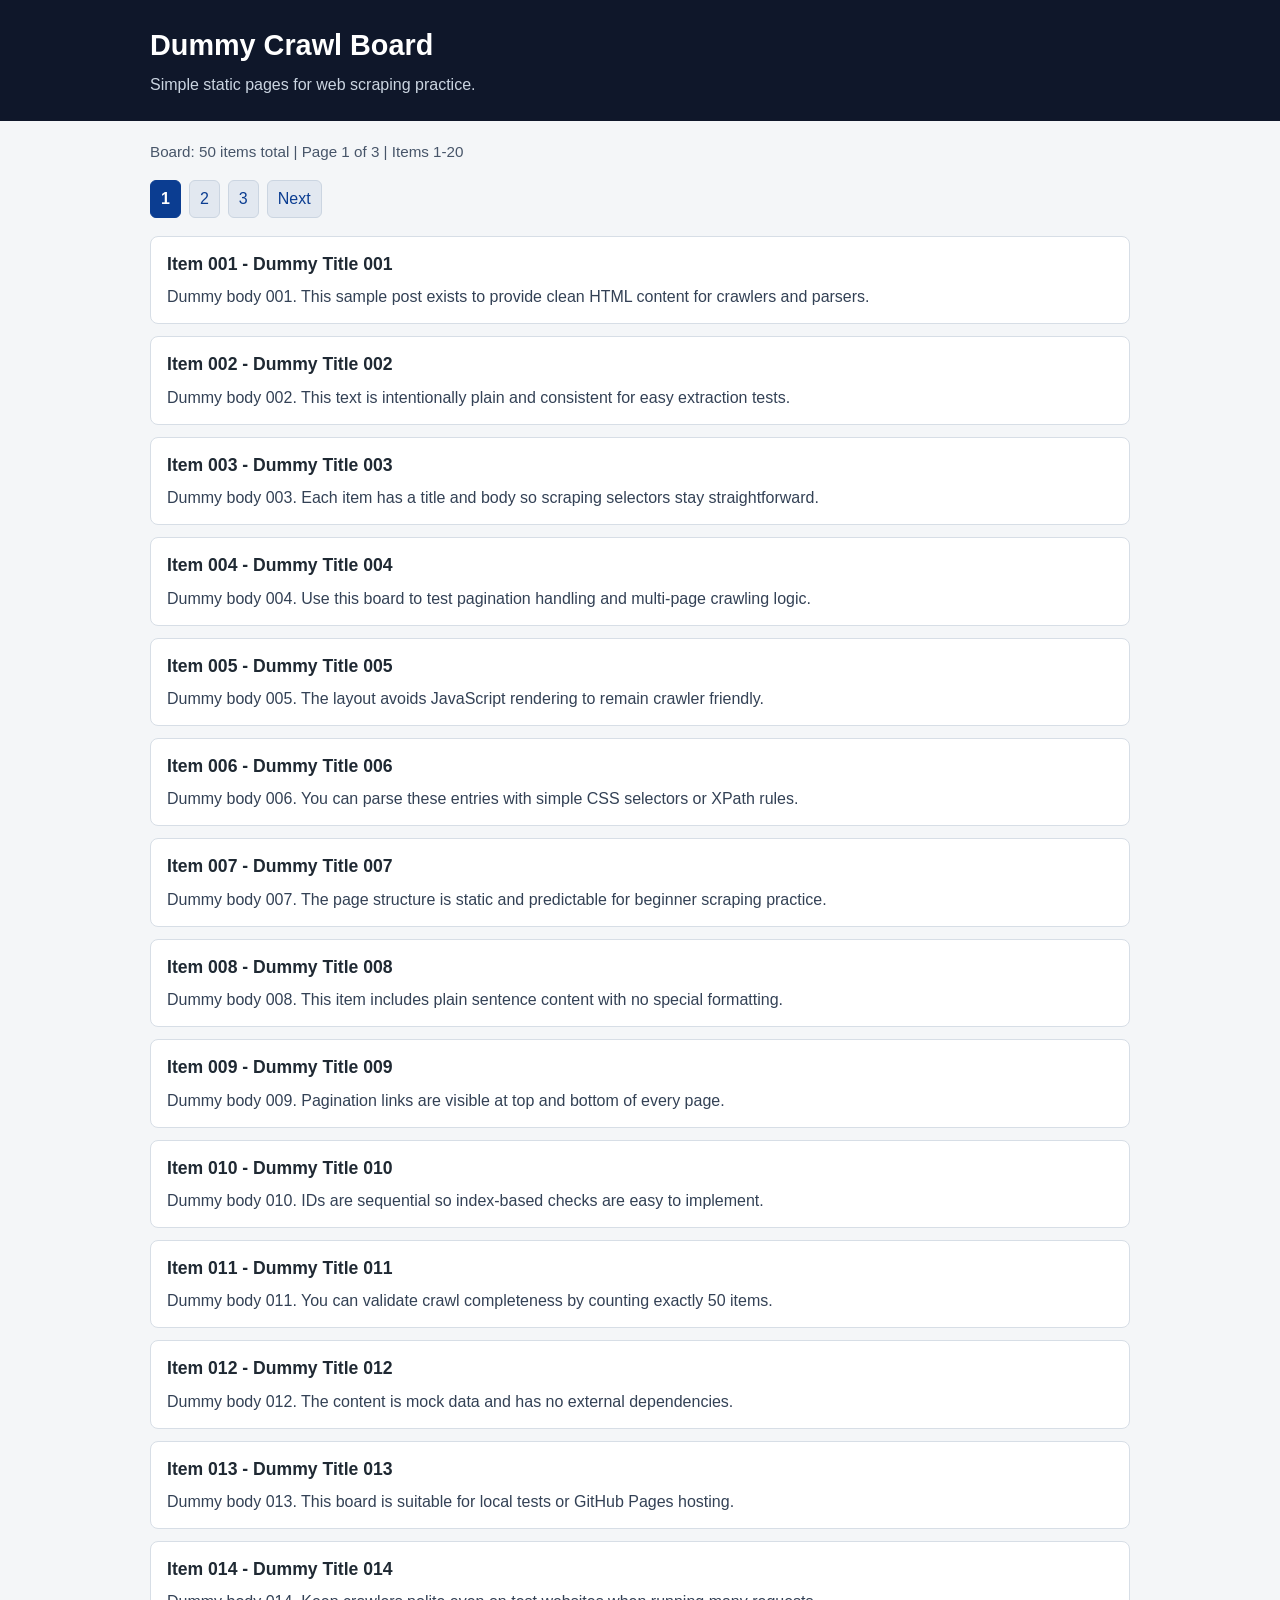
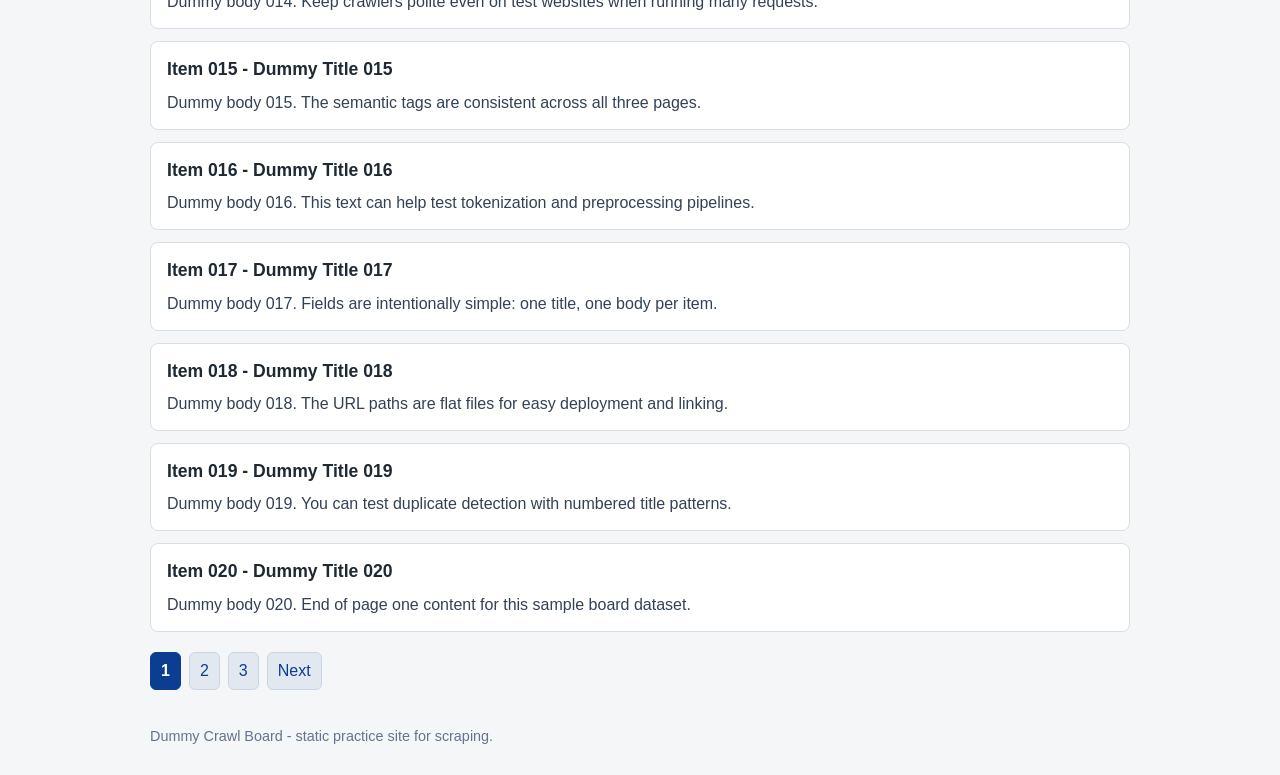
<file: index.html>
<!doctype html>
<html lang="en">
<head>
  <meta charset="utf-8">
  <meta name="viewport" content="width=device-width, initial-scale=1">
  <title>Dummy Crawl Board - Page 1</title>
  <link rel="stylesheet" href="styles.css">
  <link rel="next" href="page2.html">
</head>
<body>
  <header>
    <div class="container">
      <h1>Dummy Crawl Board</h1>
      <p>Simple static pages for web scraping practice.</p>
    </div>
  </header>

  <main class="container">
    <p class="meta">Board: 50 items total | Page 1 of 3 | Items 1-20</p>

    <nav class="pagination" aria-label="Pagination top">
      <a class="current" href="index.html">1</a>
      <a href="page2.html">2</a>
      <a href="page3.html">3</a>
      <a rel="next" href="page2.html">Next</a>
    </nav>

    <section class="board">
      <article id="item-001" class="item"><h2>Item 001 - Dummy Title 001</h2><p>Dummy body 001. This sample post exists to provide clean HTML content for crawlers and parsers.</p></article>
      <article id="item-002" class="item"><h2>Item 002 - Dummy Title 002</h2><p>Dummy body 002. This text is intentionally plain and consistent for easy extraction tests.</p></article>
      <article id="item-003" class="item"><h2>Item 003 - Dummy Title 003</h2><p>Dummy body 003. Each item has a title and body so scraping selectors stay straightforward.</p></article>
      <article id="item-004" class="item"><h2>Item 004 - Dummy Title 004</h2><p>Dummy body 004. Use this board to test pagination handling and multi-page crawling logic.</p></article>
      <article id="item-005" class="item"><h2>Item 005 - Dummy Title 005</h2><p>Dummy body 005. The layout avoids JavaScript rendering to remain crawler friendly.</p></article>
      <article id="item-006" class="item"><h2>Item 006 - Dummy Title 006</h2><p>Dummy body 006. You can parse these entries with simple CSS selectors or XPath rules.</p></article>
      <article id="item-007" class="item"><h2>Item 007 - Dummy Title 007</h2><p>Dummy body 007. The page structure is static and predictable for beginner scraping practice.</p></article>
      <article id="item-008" class="item"><h2>Item 008 - Dummy Title 008</h2><p>Dummy body 008. This item includes plain sentence content with no special formatting.</p></article>
      <article id="item-009" class="item"><h2>Item 009 - Dummy Title 009</h2><p>Dummy body 009. Pagination links are visible at top and bottom of every page.</p></article>
      <article id="item-010" class="item"><h2>Item 010 - Dummy Title 010</h2><p>Dummy body 010. IDs are sequential so index-based checks are easy to implement.</p></article>
      <article id="item-011" class="item"><h2>Item 011 - Dummy Title 011</h2><p>Dummy body 011. You can validate crawl completeness by counting exactly 50 items.</p></article>
      <article id="item-012" class="item"><h2>Item 012 - Dummy Title 012</h2><p>Dummy body 012. The content is mock data and has no external dependencies.</p></article>
      <article id="item-013" class="item"><h2>Item 013 - Dummy Title 013</h2><p>Dummy body 013. This board is suitable for local tests or GitHub Pages hosting.</p></article>
      <article id="item-014" class="item"><h2>Item 014 - Dummy Title 014</h2><p>Dummy body 014. Keep crawlers polite even on test websites when running many requests.</p></article>
      <article id="item-015" class="item"><h2>Item 015 - Dummy Title 015</h2><p>Dummy body 015. The semantic tags are consistent across all three pages.</p></article>
      <article id="item-016" class="item"><h2>Item 016 - Dummy Title 016</h2><p>Dummy body 016. This text can help test tokenization and preprocessing pipelines.</p></article>
      <article id="item-017" class="item"><h2>Item 017 - Dummy Title 017</h2><p>Dummy body 017. Fields are intentionally simple: one title, one body per item.</p></article>
      <article id="item-018" class="item"><h2>Item 018 - Dummy Title 018</h2><p>Dummy body 018. The URL paths are flat files for easy deployment and linking.</p></article>
      <article id="item-019" class="item"><h2>Item 019 - Dummy Title 019</h2><p>Dummy body 019. You can test duplicate detection with numbered title patterns.</p></article>
      <article id="item-020" class="item"><h2>Item 020 - Dummy Title 020</h2><p>Dummy body 020. End of page one content for this sample board dataset.</p></article>
    </section>

    <nav class="pagination" aria-label="Pagination bottom">
      <a class="current" href="index.html">1</a>
      <a href="page2.html">2</a>
      <a href="page3.html">3</a>
      <a rel="next" href="page2.html">Next</a>
    </nav>
  </main>

  <footer>
    <div class="container">Dummy Crawl Board - static practice site for scraping.</div>
  </footer>
</body>
</html>
</file>
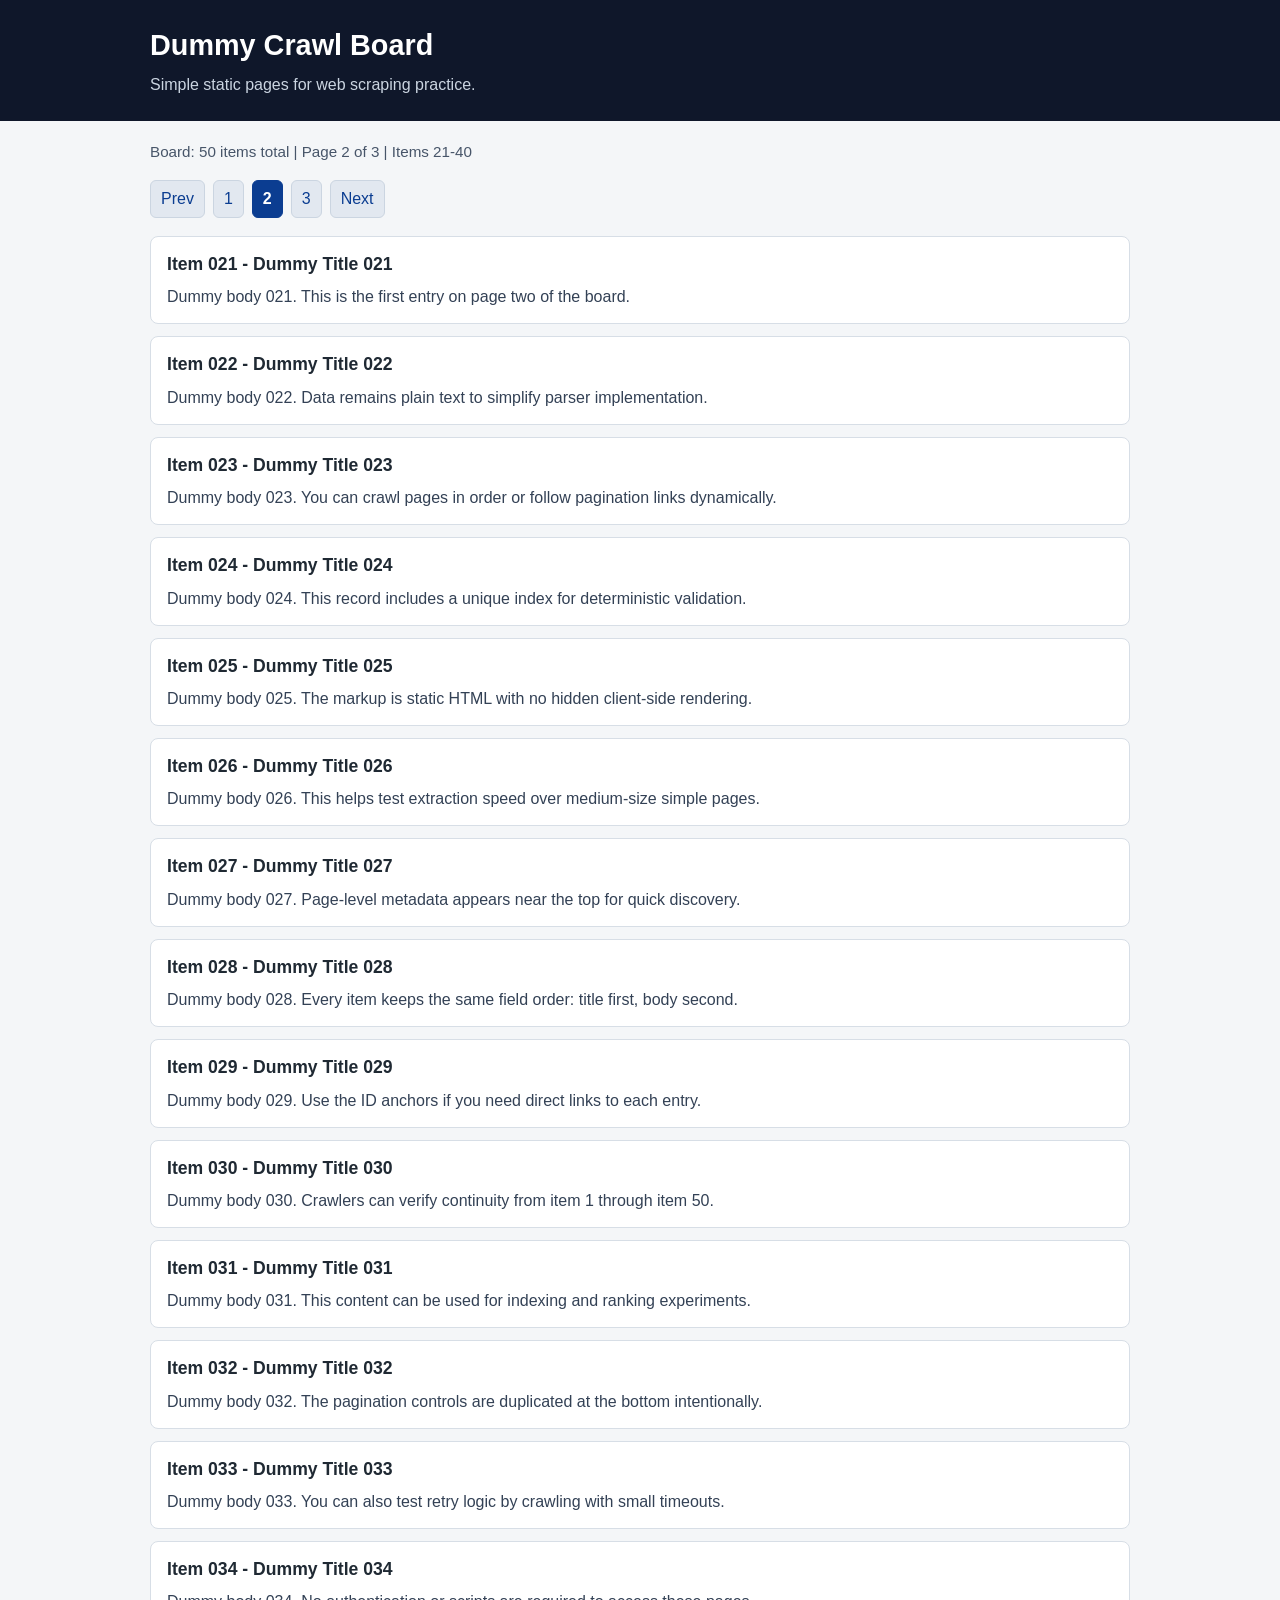
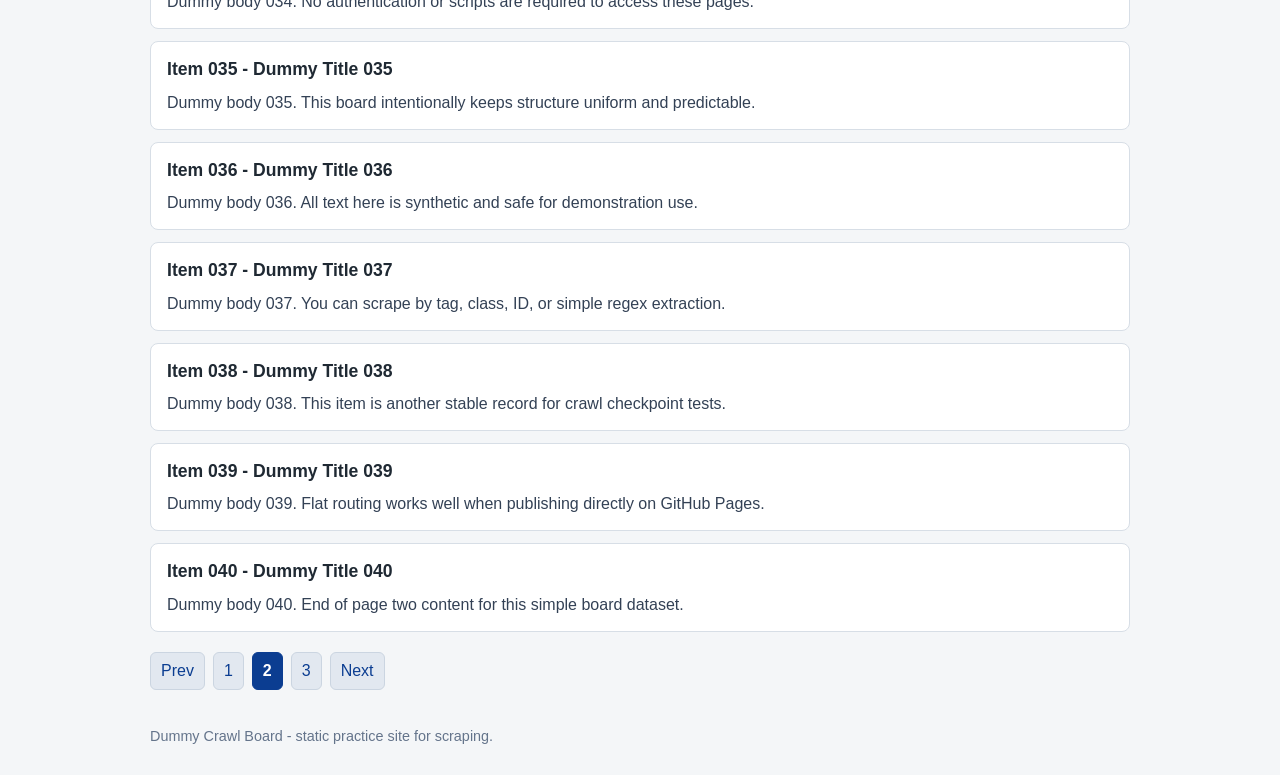
<file: page2.html>
<!doctype html>
<html lang="en">
<head>
  <meta charset="utf-8">
  <meta name="viewport" content="width=device-width, initial-scale=1">
  <title>Dummy Crawl Board - Page 2</title>
  <link rel="stylesheet" href="styles.css">
  <link rel="prev" href="index.html">
  <link rel="next" href="page3.html">
</head>
<body>
  <header>
    <div class="container">
      <h1>Dummy Crawl Board</h1>
      <p>Simple static pages for web scraping practice.</p>
    </div>
  </header>

  <main class="container">
    <p class="meta">Board: 50 items total | Page 2 of 3 | Items 21-40</p>

    <nav class="pagination" aria-label="Pagination top">
      <a rel="prev" href="index.html">Prev</a>
      <a href="index.html">1</a>
      <a class="current" href="page2.html">2</a>
      <a href="page3.html">3</a>
      <a rel="next" href="page3.html">Next</a>
    </nav>

    <section class="board">
      <article id="item-021" class="item"><h2>Item 021 - Dummy Title 021</h2><p>Dummy body 021. This is the first entry on page two of the board.</p></article>
      <article id="item-022" class="item"><h2>Item 022 - Dummy Title 022</h2><p>Dummy body 022. Data remains plain text to simplify parser implementation.</p></article>
      <article id="item-023" class="item"><h2>Item 023 - Dummy Title 023</h2><p>Dummy body 023. You can crawl pages in order or follow pagination links dynamically.</p></article>
      <article id="item-024" class="item"><h2>Item 024 - Dummy Title 024</h2><p>Dummy body 024. This record includes a unique index for deterministic validation.</p></article>
      <article id="item-025" class="item"><h2>Item 025 - Dummy Title 025</h2><p>Dummy body 025. The markup is static HTML with no hidden client-side rendering.</p></article>
      <article id="item-026" class="item"><h2>Item 026 - Dummy Title 026</h2><p>Dummy body 026. This helps test extraction speed over medium-size simple pages.</p></article>
      <article id="item-027" class="item"><h2>Item 027 - Dummy Title 027</h2><p>Dummy body 027. Page-level metadata appears near the top for quick discovery.</p></article>
      <article id="item-028" class="item"><h2>Item 028 - Dummy Title 028</h2><p>Dummy body 028. Every item keeps the same field order: title first, body second.</p></article>
      <article id="item-029" class="item"><h2>Item 029 - Dummy Title 029</h2><p>Dummy body 029. Use the ID anchors if you need direct links to each entry.</p></article>
      <article id="item-030" class="item"><h2>Item 030 - Dummy Title 030</h2><p>Dummy body 030. Crawlers can verify continuity from item 1 through item 50.</p></article>
      <article id="item-031" class="item"><h2>Item 031 - Dummy Title 031</h2><p>Dummy body 031. This content can be used for indexing and ranking experiments.</p></article>
      <article id="item-032" class="item"><h2>Item 032 - Dummy Title 032</h2><p>Dummy body 032. The pagination controls are duplicated at the bottom intentionally.</p></article>
      <article id="item-033" class="item"><h2>Item 033 - Dummy Title 033</h2><p>Dummy body 033. You can also test retry logic by crawling with small timeouts.</p></article>
      <article id="item-034" class="item"><h2>Item 034 - Dummy Title 034</h2><p>Dummy body 034. No authentication or scripts are required to access these pages.</p></article>
      <article id="item-035" class="item"><h2>Item 035 - Dummy Title 035</h2><p>Dummy body 035. This board intentionally keeps structure uniform and predictable.</p></article>
      <article id="item-036" class="item"><h2>Item 036 - Dummy Title 036</h2><p>Dummy body 036. All text here is synthetic and safe for demonstration use.</p></article>
      <article id="item-037" class="item"><h2>Item 037 - Dummy Title 037</h2><p>Dummy body 037. You can scrape by tag, class, ID, or simple regex extraction.</p></article>
      <article id="item-038" class="item"><h2>Item 038 - Dummy Title 038</h2><p>Dummy body 038. This item is another stable record for crawl checkpoint tests.</p></article>
      <article id="item-039" class="item"><h2>Item 039 - Dummy Title 039</h2><p>Dummy body 039. Flat routing works well when publishing directly on GitHub Pages.</p></article>
      <article id="item-040" class="item"><h2>Item 040 - Dummy Title 040</h2><p>Dummy body 040. End of page two content for this simple board dataset.</p></article>
    </section>

    <nav class="pagination" aria-label="Pagination bottom">
      <a rel="prev" href="index.html">Prev</a>
      <a href="index.html">1</a>
      <a class="current" href="page2.html">2</a>
      <a href="page3.html">3</a>
      <a rel="next" href="page3.html">Next</a>
    </nav>
  </main>

  <footer>
    <div class="container">Dummy Crawl Board - static practice site for scraping.</div>
  </footer>
</body>
</html>
</file>
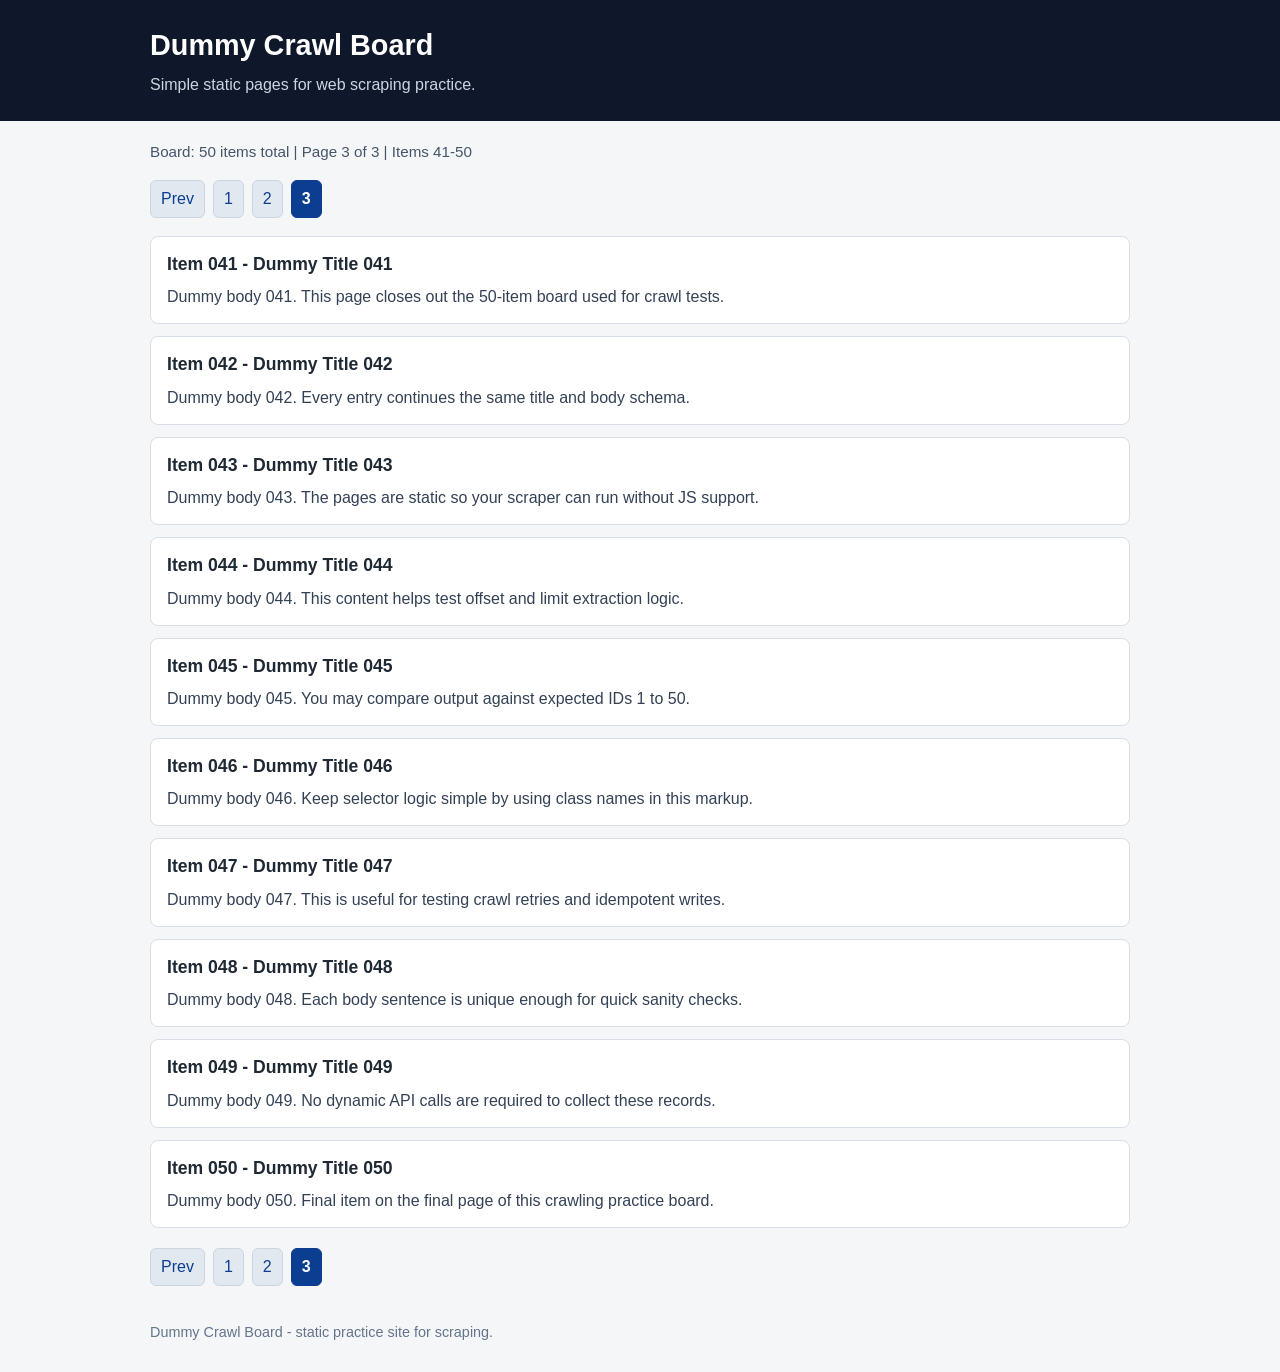
<file: page3.html>
<!doctype html>
<html lang="en">
<head>
  <meta charset="utf-8">
  <meta name="viewport" content="width=device-width, initial-scale=1">
  <title>Dummy Crawl Board - Page 3</title>
  <link rel="stylesheet" href="styles.css">
  <link rel="prev" href="page2.html">
</head>
<body>
  <header>
    <div class="container">
      <h1>Dummy Crawl Board</h1>
      <p>Simple static pages for web scraping practice.</p>
    </div>
  </header>

  <main class="container">
    <p class="meta">Board: 50 items total | Page 3 of 3 | Items 41-50</p>

    <nav class="pagination" aria-label="Pagination top">
      <a rel="prev" href="page2.html">Prev</a>
      <a href="index.html">1</a>
      <a href="page2.html">2</a>
      <a class="current" href="page3.html">3</a>
    </nav>

    <section class="board">
      <article id="item-041" class="item"><h2>Item 041 - Dummy Title 041</h2><p>Dummy body 041. This page closes out the 50-item board used for crawl tests.</p></article>
      <article id="item-042" class="item"><h2>Item 042 - Dummy Title 042</h2><p>Dummy body 042. Every entry continues the same title and body schema.</p></article>
      <article id="item-043" class="item"><h2>Item 043 - Dummy Title 043</h2><p>Dummy body 043. The pages are static so your scraper can run without JS support.</p></article>
      <article id="item-044" class="item"><h2>Item 044 - Dummy Title 044</h2><p>Dummy body 044. This content helps test offset and limit extraction logic.</p></article>
      <article id="item-045" class="item"><h2>Item 045 - Dummy Title 045</h2><p>Dummy body 045. You may compare output against expected IDs 1 to 50.</p></article>
      <article id="item-046" class="item"><h2>Item 046 - Dummy Title 046</h2><p>Dummy body 046. Keep selector logic simple by using class names in this markup.</p></article>
      <article id="item-047" class="item"><h2>Item 047 - Dummy Title 047</h2><p>Dummy body 047. This is useful for testing crawl retries and idempotent writes.</p></article>
      <article id="item-048" class="item"><h2>Item 048 - Dummy Title 048</h2><p>Dummy body 048. Each body sentence is unique enough for quick sanity checks.</p></article>
      <article id="item-049" class="item"><h2>Item 049 - Dummy Title 049</h2><p>Dummy body 049. No dynamic API calls are required to collect these records.</p></article>
      <article id="item-050" class="item"><h2>Item 050 - Dummy Title 050</h2><p>Dummy body 050. Final item on the final page of this crawling practice board.</p></article>
    </section>

    <nav class="pagination" aria-label="Pagination bottom">
      <a rel="prev" href="page2.html">Prev</a>
      <a href="index.html">1</a>
      <a href="page2.html">2</a>
      <a class="current" href="page3.html">3</a>
    </nav>
  </main>

  <footer>
    <div class="container">Dummy Crawl Board - static practice site for scraping.</div>
  </footer>
</body>
</html>
</file>
<file: styles.css>
* {
  box-sizing: border-box;
}

body {
  margin: 0;
  font-family: "Segoe UI", Tahoma, Geneva, Verdana, sans-serif;
  line-height: 1.5;
  background: #f4f6f8;
  color: #1f2933;
}

.container {
  width: min(980px, 92%);
  margin: 0 auto;
}

header {
  background: #0f172a;
  color: #ffffff;
  padding: 24px 0;
  margin-bottom: 20px;
}

header h1 {
  margin: 0;
  font-size: 1.8rem;
}

header p {
  margin: 6px 0 0;
  color: #cbd5e1;
}

.meta {
  margin: 16px 0;
  color: #475569;
  font-size: 0.95rem;
}

.pagination {
  display: flex;
  flex-wrap: wrap;
  gap: 8px;
  margin: 12px 0 18px;
}

.pagination a {
  text-decoration: none;
  color: #0b3d91;
  background: #e2e8f0;
  border: 1px solid #cbd5e1;
  padding: 6px 10px;
  border-radius: 6px;
}

.pagination a.current {
  background: #0b3d91;
  border-color: #0b3d91;
  color: #ffffff;
  font-weight: 600;
}

.board {
  display: grid;
  gap: 12px;
  margin-bottom: 20px;
}

.item {
  background: #ffffff;
  border: 1px solid #d7dee6;
  border-radius: 8px;
  padding: 14px 16px;
}

.item h2 {
  margin: 0 0 8px;
  font-size: 1.1rem;
}

.item p {
  margin: 0;
  color: #334155;
}

footer {
  padding: 18px 0 28px;
  color: #64748b;
  font-size: 0.9rem;
}
</file>
